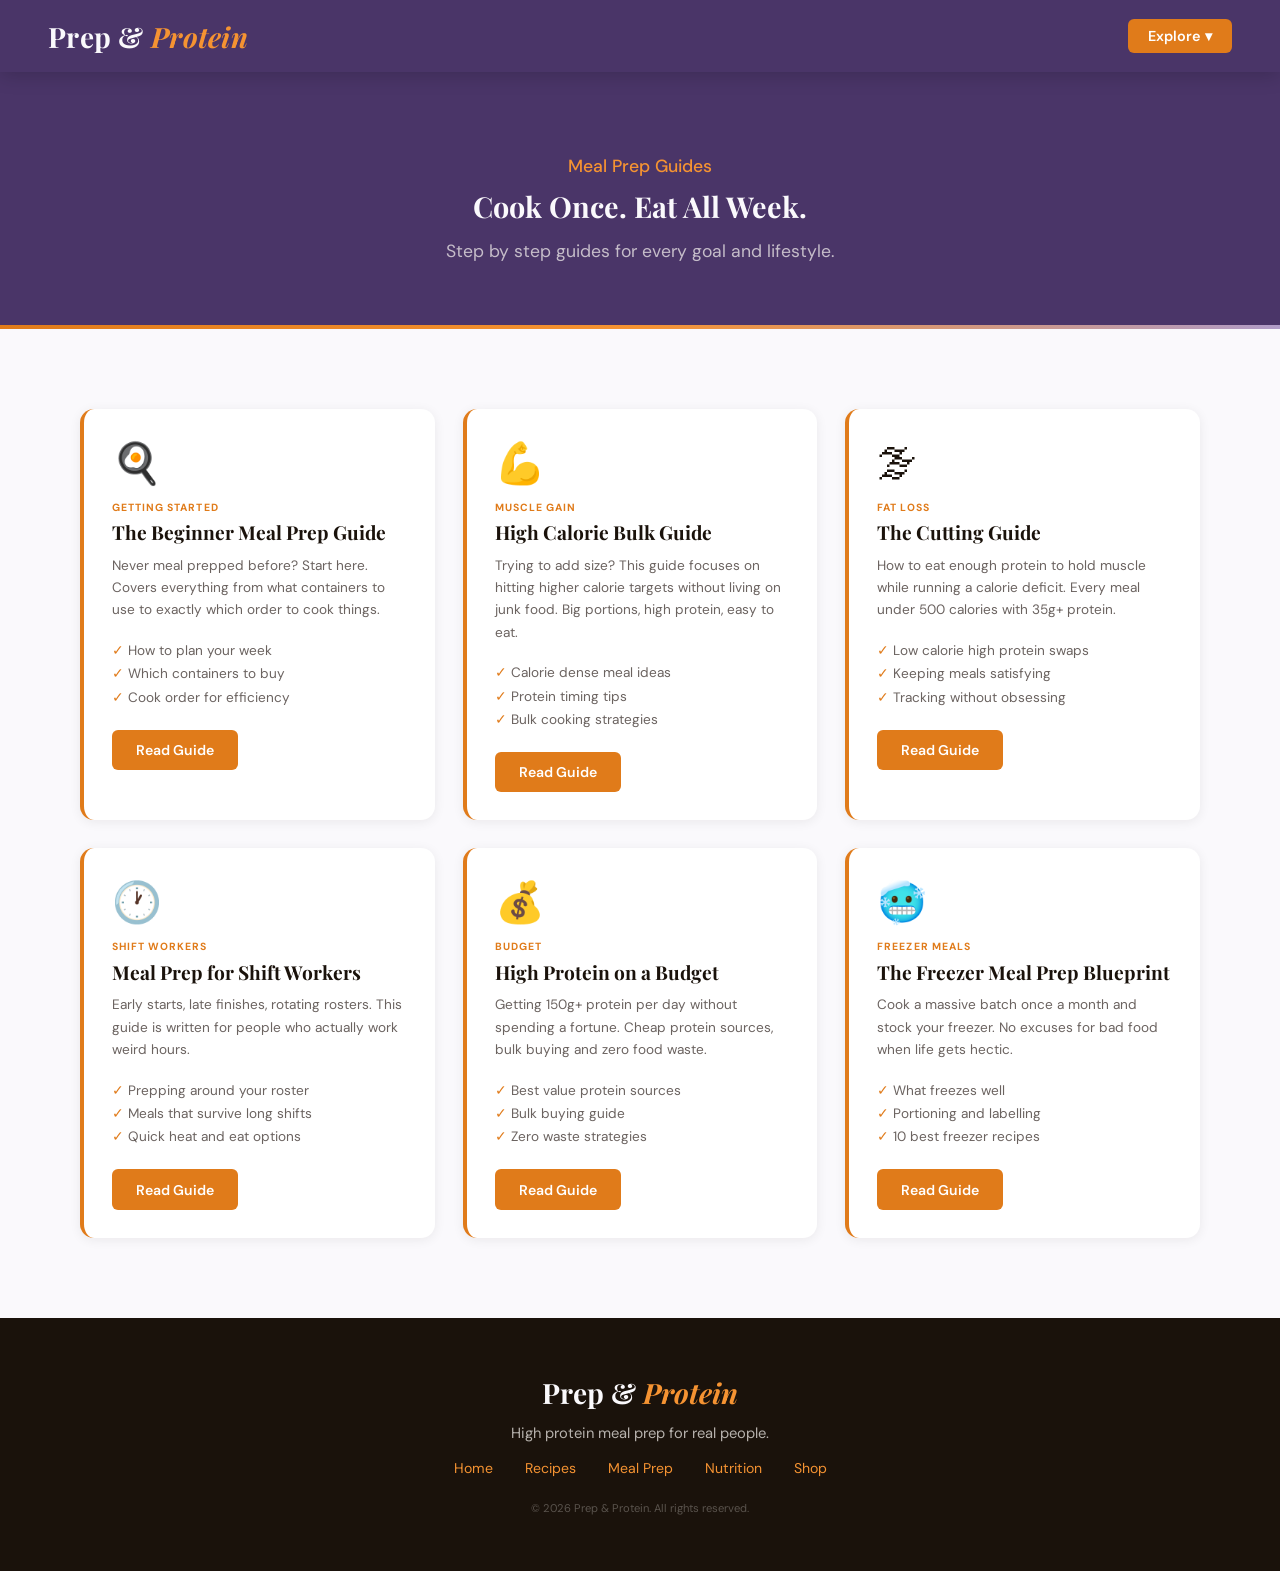
<file: guides.html>
<!DOCTYPE html>
<html lang="en">
<!-- ═══════════════════════════════════════════════════════════════════
     GUIDES.HTML ... MEAL PREP GUIDES PAGE
     ═══════════════════════════════════════════════════════════════════

     PURPOSE:
     Grid of meal prep guide cards. Currently all cards link to
     recipes.html as placeholders until individual guide pages are built.

     WHEN TO EDIT THIS FILE:
     ... When a guide page is built (update the card link from recipes.html to the new page)
     ... When adding a new guide topic

     WHEN YOU EDIT THIS FILE, ALSO UPDATE:
     ... sitemap.xml (add the new guide URL if a standalone page is created)
     ... shared.js (only if adding a new nav link for guides)
     ... Google Search Console (request indexing on any new guide URL)

     RULES:
     ... Guide cards use .guide-card class with orange left border
     ... Featured card gets .featured class (currently Beginner Guide)
     ... Each card: emoji, label, title, description, tip list, CTA button

     DOMAIN: https://www.prep-and-protein.com/
     ═══════════════════════════════════════════════════════════════════ -->
<head>
  <meta charset="UTF-8" />
  <meta name="viewport" content="width=device-width, initial-scale=1.0" />
  <title>Meal Prep Guides — Prep and Protein</title>
  <meta name="description" content="Step by step meal prep guides for every goal. Beginner, bulk, cutting, shift workers, budget and freezer meals." />
  <link rel="canonical" href="https://www.prep-and-protein.com/guides.html" />
  <meta property="og:title" content="Meal Prep Guides — Prep and Protein" />
  <meta property="og:description" content="Step by step meal prep guides for every goal. Beginner, bulk, cutting, shift workers, budget and freezer meals." />
  <meta property="og:type" content="website" />
  <meta property="og:url" content="https://www.prep-and-protein.com/guides.html" />
  <meta property="og:locale" content="en_AU" />
  <link rel="preconnect" href="https://fonts.googleapis.com">
  <link href="https://fonts.googleapis.com/css2?family=Playfair+Display:ital,wght@0,500;0,700;0,800;1,500;1,700&family=DM+Sans:wght@300;400;500;600&display=swap" rel="stylesheet">
  <link rel="stylesheet" href="style.css" />
</head>
<body>

<div id="site-nav"></div>

<div class="page-hero">
  <div class="page-hero-inner">
    <p class="sub">Meal Prep Guides</p>
    <h1>Cook Once. Eat All Week.</h1>
    <p>Step by step guides for every goal and lifestyle.</p>
  </div>
</div>

<div class="section">
  <div class="section-inner">
    <div class="guides-grid">
      <div class="guide-card featured">
        <div class="guide-emoji">&#127859;</div>
        <div class="guide-label">Getting Started</div>
        <div class="guide-title">The Beginner Meal Prep Guide</div>
        <div class="guide-desc">Never meal prepped before? Start here. Covers everything from what containers to use to exactly which order to cook things.</div>
        <ul class="guide-tips"><li>How to plan your week</li><li>Which containers to buy</li><li>Cook order for efficiency</li></ul>
        <a href="recipes.html" class="btn-primary">Read Guide</a>
      </div>
      <div class="guide-card">
        <div class="guide-emoji">&#128170;</div>
        <div class="guide-label">Muscle Gain</div>
        <div class="guide-title">High Calorie Bulk Guide</div>
        <div class="guide-desc">Trying to add size? This guide focuses on hitting higher calorie targets without living on junk food. Big portions, high protein, easy to eat.</div>
        <ul class="guide-tips"><li>Calorie dense meal ideas</li><li>Protein timing tips</li><li>Bulk cooking strategies</li></ul>
        <a href="recipes.html" class="btn-primary">Read Guide</a>
      </div>
      <div class="guide-card">
        <div class="guide-emoji">&#127787;</div>
        <div class="guide-label">Fat Loss</div>
        <div class="guide-title">The Cutting Guide</div>
        <div class="guide-desc">How to eat enough protein to hold muscle while running a calorie deficit. Every meal under 500 calories with 35g+ protein.</div>
        <ul class="guide-tips"><li>Low calorie high protein swaps</li><li>Keeping meals satisfying</li><li>Tracking without obsessing</li></ul>
        <a href="recipes.html" class="btn-primary">Read Guide</a>
      </div>
      <div class="guide-card">
        <div class="guide-emoji">&#128336;</div>
        <div class="guide-label">Shift Workers</div>
        <div class="guide-title">Meal Prep for Shift Workers</div>
        <div class="guide-desc">Early starts, late finishes, rotating rosters. This guide is written for people who actually work weird hours.</div>
        <ul class="guide-tips"><li>Prepping around your roster</li><li>Meals that survive long shifts</li><li>Quick heat and eat options</li></ul>
        <a href="recipes.html" class="btn-primary">Read Guide</a>
      </div>
      <div class="guide-card">
        <div class="guide-emoji">&#128176;</div>
        <div class="guide-label">Budget</div>
        <div class="guide-title">High Protein on a Budget</div>
        <div class="guide-desc">Getting 150g+ protein per day without spending a fortune. Cheap protein sources, bulk buying and zero food waste.</div>
        <ul class="guide-tips"><li>Best value protein sources</li><li>Bulk buying guide</li><li>Zero waste strategies</li></ul>
        <a href="recipes.html" class="btn-primary">Read Guide</a>
      </div>
      <div class="guide-card">
        <div class="guide-emoji">&#129398;</div>
        <div class="guide-label">Freezer Meals</div>
        <div class="guide-title">The Freezer Meal Prep Blueprint</div>
        <div class="guide-desc">Cook a massive batch once a month and stock your freezer. No excuses for bad food when life gets hectic.</div>
        <ul class="guide-tips"><li>What freezes well</li><li>Portioning and labelling</li><li>10 best freezer recipes</li></ul>
        <a href="recipes.html" class="btn-primary">Read Guide</a>
      </div>
    </div>
  </div>
</div>

<div id="site-footer"></div>

<script src="shared.js"></script>
</body>
</html>
</file>
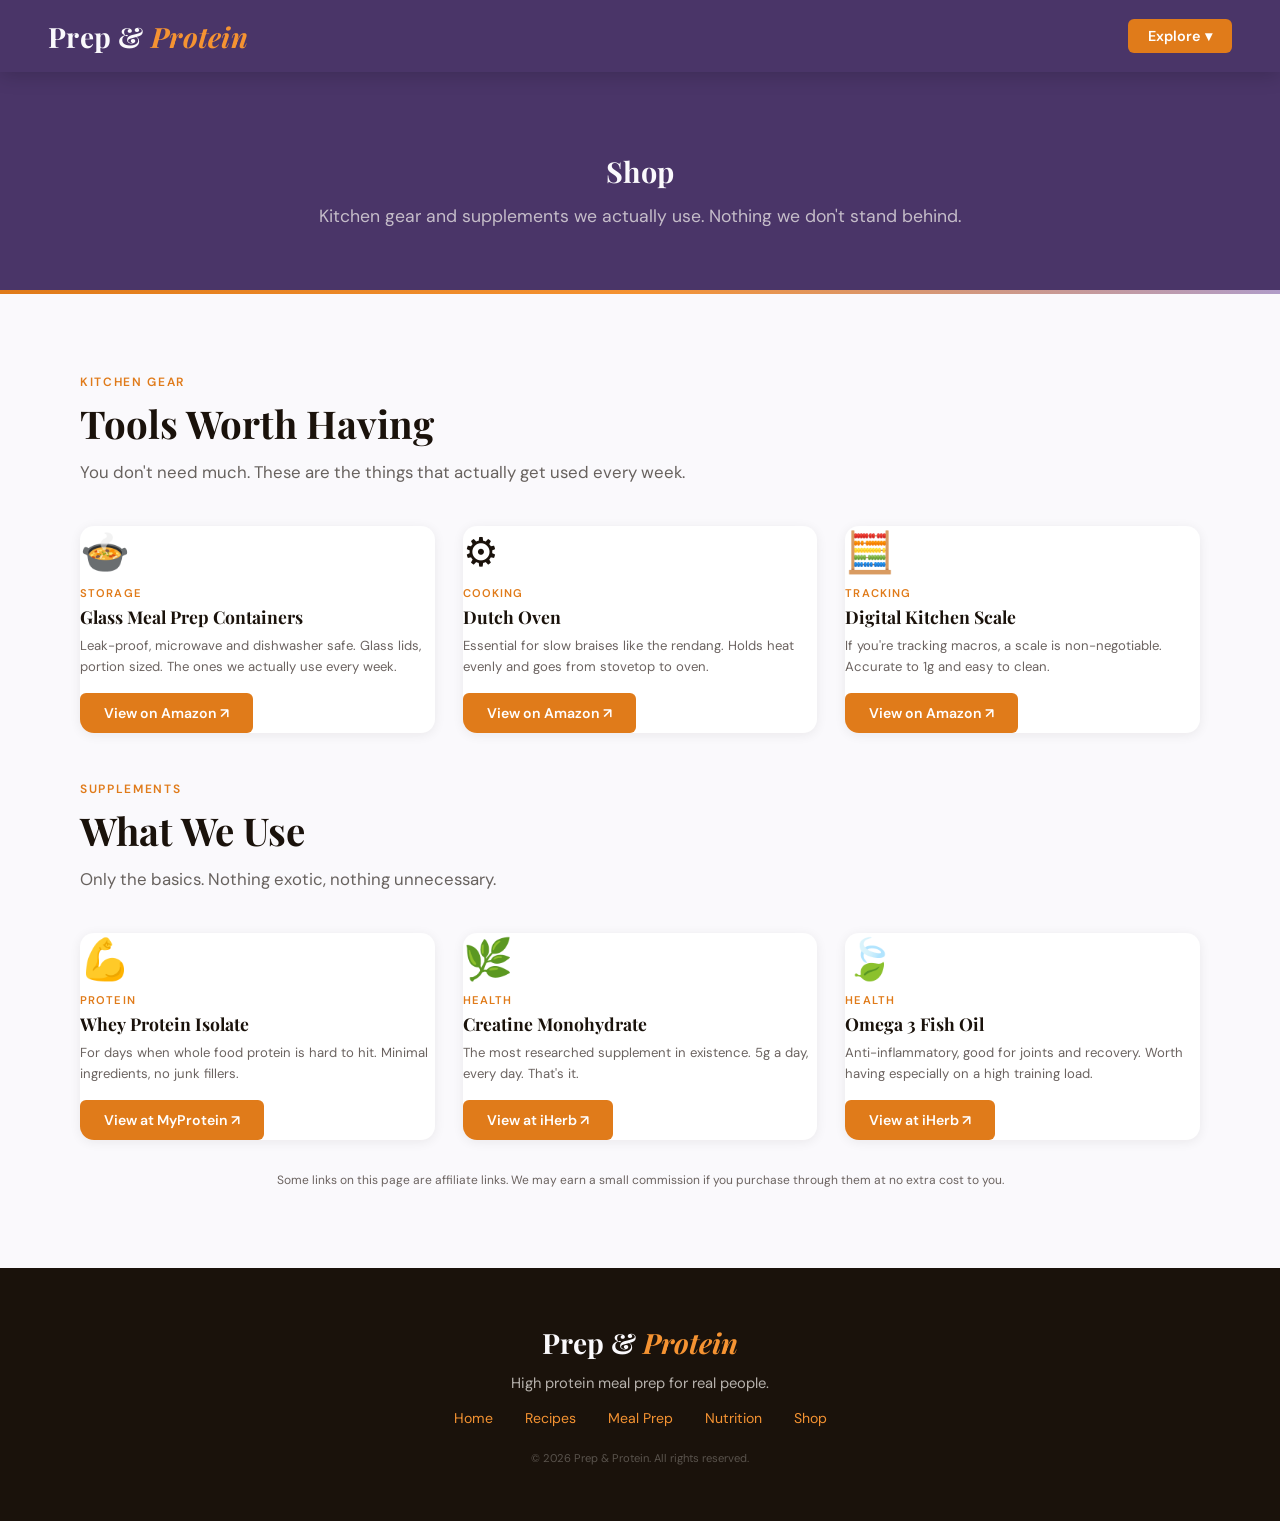
<file: shop.html>
<!DOCTYPE html>
<html lang="en">
<!-- ═══════════════════════════════════════════════════════════════════
     SHOP.HTML ... AFFILIATE PRODUCTS PAGE
     ═══════════════════════════════════════════════════════════════════

     PURPOSE:
     Kitchen gear and supplement recommendations with affiliate links.
     Two sections: Kitchen Gear and Supplements.

     WHEN TO EDIT THIS FILE:
     ... When adding or removing a product
     ... When updating affiliate links

     WHEN YOU EDIT THIS FILE, ALSO UPDATE:
     ... Nothing usually. This page is self-contained.
     ... If adding a new section/category, check that shop-grid styling still works.

     RULES:
     ... All affiliate links must have target="_blank" rel="noopener"
     ... Affiliate disclosure must stay at the bottom of the page
     ... Shop cards use .shop-card class inside .shop-grid
     ... Shop grid: 1 col mobile, 2 col tablet, 3 col desktop

     DOMAIN: https://www.prep-and-protein.com/
     ═══════════════════════════════════════════════════════════════════ -->
<head>
  <meta charset="UTF-8" />
  <meta name="viewport" content="width=device-width, initial-scale=1.0" />
  <title>Shop — Prep and Protein</title>
  <meta name="description" content="Kitchen gear and supplements we actually use. Handpicked tools and products that make high protein eating easier." />
  <link rel="canonical" href="https://www.prep-and-protein.com/shop.html" />
  <meta property="og:title" content="Shop — Prep and Protein" />
  <meta property="og:description" content="Kitchen gear and supplements we actually use. Handpicked tools and products that make high protein eating easier." />
  <meta property="og:type" content="website" />
  <meta property="og:url" content="https://www.prep-and-protein.com/shop.html" />
  <meta property="og:locale" content="en_AU" />
  <link rel="preconnect" href="https://fonts.googleapis.com">
  <link href="https://fonts.googleapis.com/css2?family=Playfair+Display:ital,wght@0,500;0,700;0,800;1,500;1,700&family=DM+Sans:wght@300;400;500;600&display=swap" rel="stylesheet">
  <link rel="stylesheet" href="style.css" />
</head>
<body>

<div id="site-nav"></div>

<div class="page-hero">
  <div class="page-hero-inner">
    <h1>Shop</h1>
    <p>Kitchen gear and supplements we actually use. Nothing we don't stand behind.</p>
  </div>
</div>

<div class="section">
  <div class="section-inner">
    <div class="section-label">Kitchen Gear</div>
    <div class="section-title">Tools Worth Having</div>
    <p class="section-sub">You don't need much. These are the things that actually get used every week.</p>
    <div class="shop-grid">
      <div class="shop-card">
        <div class="shop-emoji">&#127858;</div>
        <div class="shop-cat">Storage</div>
        <div class="shop-name">Glass Meal Prep Containers</div>
        <div class="shop-desc">Leak-proof, microwave and dishwasher safe. Glass lids, portion sized. The ones we actually use every week.</div>
        <a href="https://www.amazon.com.au" class="btn-primary" target="_blank" rel="noopener">View on Amazon &#8599;</a>
      </div>
      <div class="shop-card">
        <div class="shop-emoji">&#9881;</div>
        <div class="shop-cat">Cooking</div>
        <div class="shop-name">Dutch Oven</div>
        <div class="shop-desc">Essential for slow braises like the rendang. Holds heat evenly and goes from stovetop to oven.</div>
        <a href="https://www.amazon.com.au" class="btn-primary" target="_blank" rel="noopener">View on Amazon &#8599;</a>
      </div>
      <div class="shop-card">
        <div class="shop-emoji">&#129518;</div>
        <div class="shop-cat">Tracking</div>
        <div class="shop-name">Digital Kitchen Scale</div>
        <div class="shop-desc">If you're tracking macros, a scale is non-negotiable. Accurate to 1g and easy to clean.</div>
        <a href="https://www.amazon.com.au" class="btn-primary" target="_blank" rel="noopener">View on Amazon &#8599;</a>
      </div>
    </div>

    <div class="section-label" style="margin-top:3rem;">Supplements</div>
    <div class="section-title">What We Use</div>
    <p class="section-sub">Only the basics. Nothing exotic, nothing unnecessary.</p>
    <div class="shop-grid">
      <div class="shop-card">
        <div class="shop-emoji">&#128170;</div>
        <div class="shop-cat">Protein</div>
        <div class="shop-name">Whey Protein Isolate</div>
        <div class="shop-desc">For days when whole food protein is hard to hit. Minimal ingredients, no junk fillers.</div>
        <a href="https://www.myprotein.com/au" class="btn-primary" target="_blank" rel="noopener">View at MyProtein &#8599;</a>
      </div>
      <div class="shop-card">
        <div class="shop-emoji">&#127807;</div>
        <div class="shop-cat">Health</div>
        <div class="shop-name">Creatine Monohydrate</div>
        <div class="shop-desc">The most researched supplement in existence. 5g a day, every day. That's it.</div>
        <a href="https://www.iherb.com" class="btn-primary" target="_blank" rel="noopener">View at iHerb &#8599;</a>
      </div>
      <div class="shop-card">
        <div class="shop-emoji">&#127811;</div>
        <div class="shop-cat">Health</div>
        <div class="shop-name">Omega 3 Fish Oil</div>
        <div class="shop-desc">Anti-inflammatory, good for joints and recovery. Worth having especially on a high training load.</div>
        <a href="https://www.iherb.com" class="btn-primary" target="_blank" rel="noopener">View at iHerb &#8599;</a>
      </div>
    </div>

    <p style="font-size:0.75rem;color:var(--grey);margin-top:2rem;text-align:center;">Some links on this page are affiliate links. We may earn a small commission if you purchase through them at no extra cost to you.</p>
  </div>
</div>

<div id="site-footer"></div>

<script src="shared.js"></script>
</body>
</html>
</file>
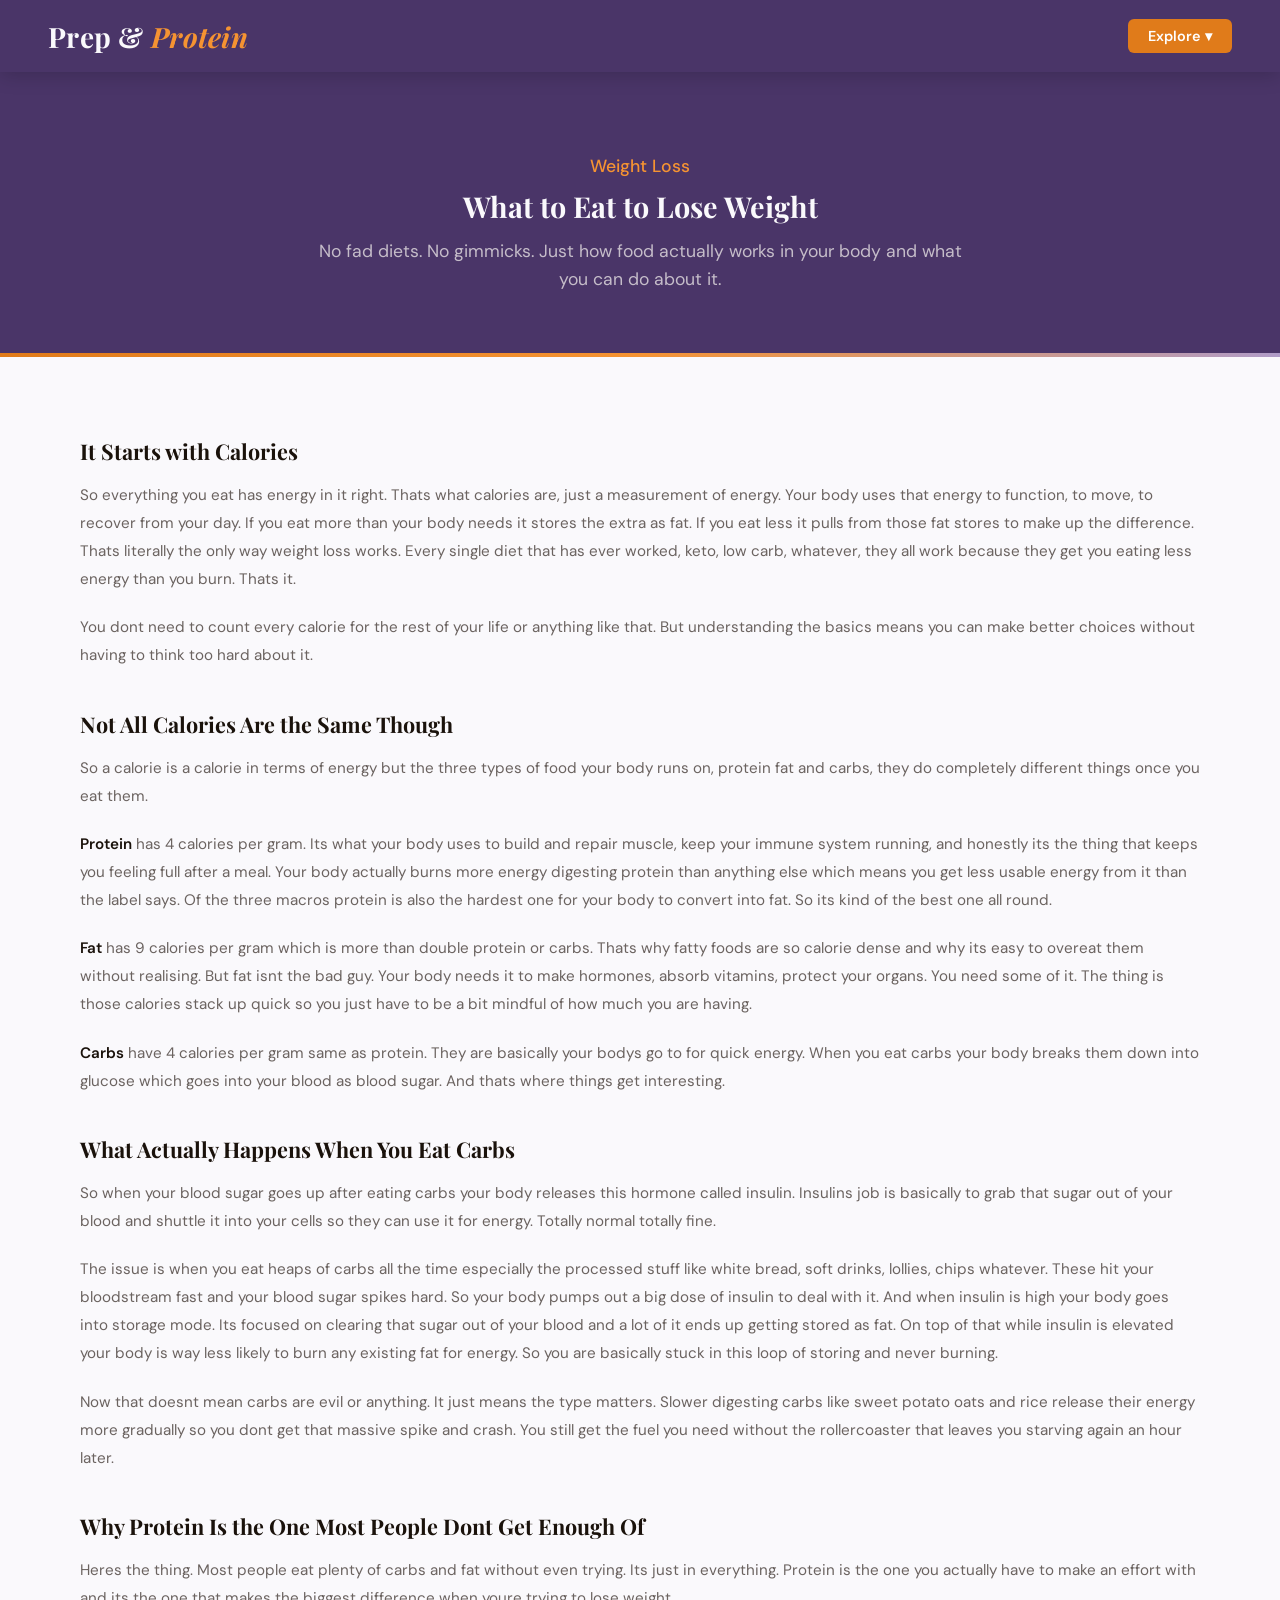
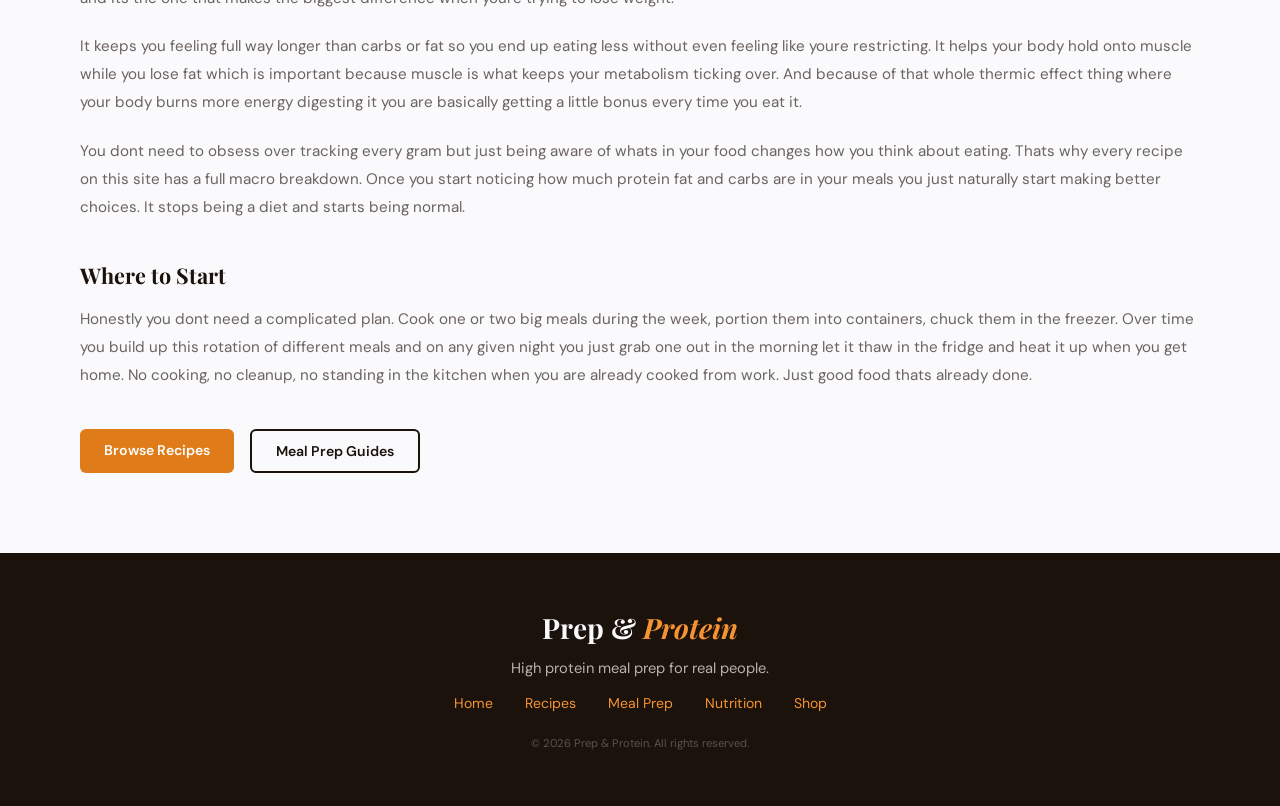
<file: what-to-eat-to-lose-weight.html>
<!DOCTYPE html>
<html lang="en">
<!-- ═══════════════════════════════════════════════════════════════════
     WHAT-TO-EAT-TO-LOSE-WEIGHT.HTML ... EDUCATIONAL CONTENT PAGE
     ═══════════════════════════════════════════════════════════════════

     PURPOSE:
     Explains how food works in your body and why it matters for weight
     loss. Covers calories, macros (protein, fat, carbs), insulin, and
     why protein is the most underrated tool for losing weight.
     Foundation page ... expand as the recipe library grows.

     TARGET KEYWORD: "what to eat to lose weight"

     WHEN TO EDIT THIS FILE:
     ... When expanding content as more recipes are added
     ... When adding internal links to new recipes as examples

     WHEN YOU EDIT THIS FILE, ALSO UPDATE:
     ... Nothing usually. Links to recipes.html already in place.

     DOMAIN: https://www.prep-and-protein.com/
     ═══════════════════════════════════════════════════════════════════ -->
<head>
  <meta charset="UTF-8" />
  <meta name="viewport" content="width=device-width, initial-scale=1.0" />
  <title>What to Eat to Lose Weight — A Simple Guide | Prep and Protein</title>
  <meta name="description" content="A plain English guide to what actually matters for weight loss. Calories, protein, carbs, fat and why most people get it wrong." />
  <link rel="canonical" href="https://www.prep-and-protein.com/what-to-eat-to-lose-weight.html" />
  <meta property="og:title" content="What to Eat to Lose Weight — Prep and Protein" />
  <meta property="og:description" content="A plain English guide to what actually matters for weight loss. Calories, protein, carbs, fat and why most people get it wrong." />
  <meta property="og:type" content="article" />
  <meta property="og:url" content="https://www.prep-and-protein.com/what-to-eat-to-lose-weight.html" />
  <meta property="og:locale" content="en_AU" />
  <link rel="preconnect" href="https://fonts.googleapis.com">
  <link href="https://fonts.googleapis.com/css2?family=Playfair+Display:ital,wght@0,500;0,700;0,800;1,500;1,700&family=DM+Sans:wght@300;400;500;600&display=swap" rel="stylesheet">
  <link rel="stylesheet" href="style.css" />
</head>
<body>

<div id="site-nav"></div>

<div class="page-hero">
  <div class="page-hero-inner">
    <p class="sub">Weight Loss</p>
    <h1>What to Eat to Lose Weight</h1>
    <p>No fad diets. No gimmicks. Just how food actually works in your body and what you can do about it.</p>
  </div>
</div>

<div class="section">
  <div class="section-inner">
    <div class="content-block">

      <h2>It Starts with Calories</h2>
      <p>So everything you eat has energy in it right. Thats what calories are, just a measurement of energy. Your body uses that energy to function, to move, to recover from your day. If you eat more than your body needs it stores the extra as fat. If you eat less it pulls from those fat stores to make up the difference. Thats literally the only way weight loss works. Every single diet that has ever worked, keto, low carb, whatever, they all work because they get you eating less energy than you burn. Thats it.</p>
      <p>You dont need to count every calorie for the rest of your life or anything like that. But understanding the basics means you can make better choices without having to think too hard about it.</p>

      <h2>Not All Calories Are the Same Though</h2>
      <p>So a calorie is a calorie in terms of energy but the three types of food your body runs on, protein fat and carbs, they do completely different things once you eat them.</p>
      <p><strong>Protein</strong> has 4 calories per gram. Its what your body uses to build and repair muscle, keep your immune system running, and honestly its the thing that keeps you feeling full after a meal. Your body actually burns more energy digesting protein than anything else which means you get less usable energy from it than the label says. Of the three macros protein is also the hardest one for your body to convert into fat. So its kind of the best one all round.</p>
      <p><strong>Fat</strong> has 9 calories per gram which is more than double protein or carbs. Thats why fatty foods are so calorie dense and why its easy to overeat them without realising. But fat isnt the bad guy. Your body needs it to make hormones, absorb vitamins, protect your organs. You need some of it. The thing is those calories stack up quick so you just have to be a bit mindful of how much you are having.</p>
      <p><strong>Carbs</strong> have 4 calories per gram same as protein. They are basically your bodys go to for quick energy. When you eat carbs your body breaks them down into glucose which goes into your blood as blood sugar. And thats where things get interesting.</p>

      <h2>What Actually Happens When You Eat Carbs</h2>
      <p>So when your blood sugar goes up after eating carbs your body releases this hormone called insulin. Insulins job is basically to grab that sugar out of your blood and shuttle it into your cells so they can use it for energy. Totally normal totally fine.</p>
      <p>The issue is when you eat heaps of carbs all the time especially the processed stuff like white bread, soft drinks, lollies, chips whatever. These hit your bloodstream fast and your blood sugar spikes hard. So your body pumps out a big dose of insulin to deal with it. And when insulin is high your body goes into storage mode. Its focused on clearing that sugar out of your blood and a lot of it ends up getting stored as fat. On top of that while insulin is elevated your body is way less likely to burn any existing fat for energy. So you are basically stuck in this loop of storing and never burning.</p>
      <p>Now that doesnt mean carbs are evil or anything. It just means the type matters. Slower digesting carbs like sweet potato oats and rice release their energy more gradually so you dont get that massive spike and crash. You still get the fuel you need without the rollercoaster that leaves you starving again an hour later.</p>

      <h2>Why Protein Is the One Most People Dont Get Enough Of</h2>
      <p>Heres the thing. Most people eat plenty of carbs and fat without even trying. Its just in everything. Protein is the one you actually have to make an effort with and its the one that makes the biggest difference when youre trying to lose weight.</p>
      <p>It keeps you feeling full way longer than carbs or fat so you end up eating less without even feeling like youre restricting. It helps your body hold onto muscle while you lose fat which is important because muscle is what keeps your metabolism ticking over. And because of that whole thermic effect thing where your body burns more energy digesting it you are basically getting a little bonus every time you eat it.</p>
      <p>You dont need to obsess over tracking every gram but just being aware of whats in your food changes how you think about eating. Thats why every recipe on this site has a full macro breakdown. Once you start noticing how much protein fat and carbs are in your meals you just naturally start making better choices. It stops being a diet and starts being normal.</p>

      <h2>Where to Start</h2>
      <p>Honestly you dont need a complicated plan. Cook one or two big meals during the week, portion them into containers, chuck them in the freezer. Over time you build up this rotation of different meals and on any given night you just grab one out in the morning let it thaw in the fridge and heat it up when you get home. No cooking, no cleanup, no standing in the kitchen when you are already cooked from work. Just good food thats already done.</p>

      <div style="margin-top:2.5rem; display:flex; gap:1rem; flex-wrap:wrap;">
        <a href="recipes.html" class="btn-primary">Browse Recipes</a>
        <a href="guides.html" class="btn-outline">Meal Prep Guides</a>
      </div>

    </div>
  </div>
</div>

<div id="site-footer"></div>

<script src="shared.js"></script>
</body>
</html>
</file>
<file: style.css>
/* ═══════════════════════════════════════════════════════════════════════
   PREP & PROTEIN — MASTER STYLESHEET
   ═══════════════════════════════════════════════════════════════════════

   ARCHITECTURE: Mobile-first responsive CSS
   ───────────────────────────────────────────
   Base styles = mobile (≤ 599px). Every rule outside a @media block
   is the MOBILE default. Desktop overrides are layered on via
   min-width breakpoints that ADD to (never replace) the base.

   Breakpoints:
     600px  — Tablet (2-col grids, wider feature items)
     768px  — Small desktop (show nav links, typography bumps)
     1024px — Desktop (full grid columns, roomier spacing)
     1440px — Large desktop (slightly wider container, bigger headings)

   ╔══════════════════════════════════════════════════════════════════╗
   ║  RULES FOR KEEPING MOBILE + DESKTOP IN SYNC — READ THIS FIRST  ║
   ╠══════════════════════════════════════════════════════════════════╣
   ║                                                                  ║
   ║  DO:                                                             ║
   ║  ✓ Use rem / px for font sizes — they cap at a sane value        ║
   ║  ✓ Use a single --content-max variable for ALL container widths  ║
   ║  ✓ Use min-width breakpoints that ADD overrides, never reset     ║
   ║  ✓ Let grids handle width via columns — cards stretch to fill    ║
   ║  ✓ Keep padding in rem so it's proportional but bounded          ║
   ║  ✓ Test at 375px, 768px, 1024px, 1440px, 1920px                 ║
   ║                                                                  ║
   ║  DON'T:                                                          ║
   ║  ✗ Use vw units for font-size — text scales infinitely on        ║
   ║    ultrawide monitors (2.7vw = 52px at 1920px!)                  ║
   ║  ✗ Use vw for padding/heights — same unbounded scaling problem   ║
   ║  ✗ Use !important in responsive blocks — makes overrides         ║
   ║    impossible to maintain; only use for specificity wars like     ║
   ║    .nav-cta overriding .nav-links a                              ║
   ║  ✗ Set max-width: 92vw — there's no pixel cap, so on a 2560px   ║
   ║    monitor your content is 2355px wide (way too wide)            ║
   ║  ✗ Write separate mobile and desktop rules — write mobile base   ║
   ║    then layer desktop on top. Two separate rule sets always       ║
   ║    drift out of sync.                                            ║
   ║  ✗ Put all desktop overrides in one mega @media block — group    ║
   ║    by component so related rules stay together                   ║
   ║  ✗ Scale the nav bar to 10rem+ tall on desktop — it eats the    ║
   ║    viewport and looks wrong. Nav should be 64-76px max.          ║
   ║                                                                  ║
   ╚══════════════════════════════════════════════════════════════════╝
   ═══════════════════════════════════════════════════════════════════════ */


/* ── DESIGN TOKENS ──
   Change these in ONE place and every component updates.
   --content-max controls how wide content gets before it stops growing.
   Breakpoints bump this value so desktop uses more screen real estate.

   MOBILE: --content-max is 100% (full width, padding handles the edges).
   1024px+: bumped to 1400px (fills most of 1920 without dead space).
   1440px+: bumped to 1500px (graceful on ultrawide).

   WHY NOT 1200px? On a 1920px screen, 1200px leaves 360px dead space
   per side — that's the "too narrow, too much cream" problem.
   1400px leaves ~260px per side = comfortable, not empty. */
:root {
  --cream:    #FAF9FC;
  --cream2:   #F0EBF7;
  --purple:   #4A3568;
  --purple2:  #6B4F8E;
  --lavender: #B09CC8;
  --orange:   #E07B1A;
  --orange2:  #F59332;
  --brown:    #1A120B;
  --grey:     #6B6360;
  --lightgrey:#E5DEF0;
  --white:    #FFFFFF;
  --condensed:'Playfair Display', serif;
  --body:     'DM Sans', sans-serif;

  --content-max: 100%;
  --content-pad: 1.5rem;
}

* { margin: 0; padding: 0; box-sizing: border-box; }
html { scroll-behavior: smooth; }
body {
  font-family: var(--body);
  color: var(--brown);
  background: var(--cream);
  overflow-x: hidden;
}


/* ── CONTAINER PATTERN ──
   Every major section wraps its content in an "-inner" div.
   This inner div gets: max-width + auto margins + side padding.
   The PARENT section can be full-bleed (colored backgrounds),
   while the INNER constrains the text/cards to a readable width.

   WHY: If you put max-width on the section itself, you lose the
   full-width background color. Always separate "background wrapper"
   from "content container". */
.hero-inner,
.section-inner,
.page-hero-inner,
.cta-banner-inner,
.macro-bar-inner {
  width: 100%;
  max-width: var(--content-max);
  margin: 0 auto;
  padding: 0 var(--content-pad);
}


/* ══════════════════════════════════
   NAV
   ══════════════════════════════════
   Height is fixed in px (not rem/vw) so it never balloons.
   Mobile: 64px. Desktop: 72px. That's it. */
nav {
  position: fixed;
  top: 0;
  left: 0;
  right: 0;
  z-index: 200;
  background: var(--purple);
  display: flex;
  align-items: center;
  justify-content: space-between;
  padding: 0 var(--content-pad);
  height: 64px;
  box-shadow: 0 2px 20px rgba(0,0,0,0.2);
}

/* Push page content below the fixed nav */
body { padding-top: 64px; }

.nav-logo {
  font-family: var(--condensed);
  font-size: 1.5rem;
  font-weight: 700;
  color: var(--cream);
  text-decoration: none;
  letter-spacing: 0.01em;
}
.nav-logo span { color: var(--orange2); font-style: italic; }

/* Desktop nav links — hidden on mobile via base rule below */
.nav-links {
  display: flex;
  align-items: center;
  gap: 0.25rem;
  list-style: none;
}
.nav-links a {
  font-family: var(--body);
  font-size: 0.85rem;
  font-weight: 500;
  color: rgba(250,247,242,0.8);
  text-decoration: none;
  padding: 0.4rem 0.9rem;
  border-radius: 4px;
  transition: all 0.2s;
}
.nav-links a:hover { color: var(--cream); background: rgba(255,255,255,0.1); }

/* !important is acceptable here — .nav-cta is a modifier on .nav-links a
   and needs to win the specificity fight without nesting selectors deeper */
.nav-cta { background: var(--orange) !important; color: var(--white) !important; font-weight: 600 !important; }
.nav-cta:hover { background: var(--orange2) !important; }

.hamburger {
  display: none;
  flex-direction: column;
  gap: 5px;
  cursor: pointer;
  background: none;
  border: none;
  padding: 4px;
}
.hamburger span { display: block; width: 22px; height: 2px; background: var(--cream); border-radius: 2px; }

/* Mobile menu overlay — toggled via JS adding .open class */
.mobile-menu {
  display: none;
  position: fixed;
  top: 64px; left: 0; right: 0;
  background: var(--purple);
  padding: 1rem 1.5rem 1.5rem;
  z-index: 199;
  border-top: 1px solid rgba(255,255,255,0.1);
  flex-direction: column;
  gap: 0.25rem;
}
.mobile-menu.open { display: flex; }
.mobile-menu a {
  font-size: 1rem;
  font-weight: 500;
  color: rgba(250,247,242,0.85);
  text-decoration: none;
  padding: 0.65rem 0.5rem;
  border-bottom: 1px solid rgba(255,255,255,0.07);
}
.mobile-menu a.mob-cta {
  margin-top: 0.5rem;
  background: var(--orange);
  color: var(--white);
  text-align: center;
  border-radius: 6px;
  border: none;
  padding: 0.75rem;
}

/* ── NAV DROPDOWN ──────────────────────────────────────────────
   Single "Explore" button with a dropdown menu.
   Hidden on mobile (hamburger handles it). Shown at 768px+. */
.nav-dropdown { position: relative; }
.nav-dropdown-btn {
  font-family: var(--body);
  font-size: 0.85rem;
  font-weight: 600;
  color: var(--white);
  background: var(--orange);
  border: none;
  padding: 0.5rem 1.2rem;
  border-radius: 6px;
  cursor: pointer;
  transition: all 0.2s;
}
.nav-dropdown-btn:hover { background: var(--orange2); }

.nav-dropdown-menu {
  display: none;
  position: absolute;
  top: calc(100% + 0.5rem);
  right: 0;
  background: var(--purple);
  border: 1px solid rgba(255,255,255,0.12);
  border-radius: 10px;
  box-shadow: 0 12px 40px rgba(0,0,0,0.3);
  min-width: 200px;
  padding: 0.6rem 0;
  z-index: 300;
}
.nav-dropdown-menu.open { display: block; }
.nav-dropdown-menu a {
  display: block;
  font-family: var(--body);
  font-size: 0.9rem;
  font-weight: 500;
  color: rgba(250,247,242,0.8);
  text-decoration: none;
  padding: 0.7rem 1.4rem;
  transition: all 0.15s;
  border-left: 3px solid transparent;
}
.nav-dropdown-menu a:hover {
  background: rgba(255,255,255,0.08);
  color: var(--orange2);
  border-left-color: var(--orange2);
}

/* MOBILE BASE: hide desktop dropdown, show hamburger.
   Breakpoint at 768px flips this. */
.nav-dropdown { display: none; }
.hamburger { display: flex; }


/* ══════════════════════════════════
   BUTTONS
   ══════════════════════════════════
   Font sizes in rem — they stay readable at every screen size
   without needing breakpoint overrides. */
.btn-primary {
  display: inline-block;
  background: var(--orange);
  color: var(--white);
  font-family: var(--body);
  font-size: 0.88rem;
  font-weight: 600;
  padding: 0.7rem 1.5rem;
  border-radius: 6px;
  text-decoration: none;
  transition: background 0.2s;
  cursor: pointer;
  border: none;
}
.btn-primary:hover { background: var(--orange2); }

.btn-outline {
  display: inline-block;
  background: transparent;
  color: var(--brown);
  font-family: var(--body);
  font-size: 0.88rem;
  font-weight: 600;
  padding: 0.68rem 1.5rem;
  border-radius: 6px;
  border: 2px solid var(--brown);
  text-decoration: none;
  transition: all 0.2s;
  cursor: pointer;
}
.btn-outline-light { color: var(--cream); border-color: rgba(250,247,242,0.4); }
.btn-outline-light:hover { background: var(--cream); color: var(--brown); }
.btn-outline:hover { background: var(--brown); color: var(--white); }


/* ══════════════════════════════════
   HERO (home page)
   ══════════════════════════════════
   Full-bleed purple background. Content centered via .hero-inner container.
   Padding in rem, not vw — so it doesn't blow out on ultrawide. */
.hero {
  background: var(--purple);
  position: relative;
  overflow: hidden;
  padding: 3rem var(--content-pad) 4rem;
  min-height: 440px;
  display: flex;
  align-items: center;
}

/* Decorative gradient overlays — positioned absolute so they
   fill the hero regardless of content height */
.hero::before {
  content: '';
  position: absolute;
  top: 0; right: 0; bottom: 0; left: 0;
  background:
    radial-gradient(ellipse at 80% 50%, rgba(176,156,200,0.3) 0%, transparent 60%),
    radial-gradient(ellipse at 20% 80%, rgba(224,123,26,0.15) 0%, transparent 50%);
  pointer-events: none;
}

.hero::after {
  content: '';
  position: absolute;
  bottom: 0; left: 0; right: 0;
  height: 5px;
  background: linear-gradient(90deg, var(--orange), var(--orange2), var(--lavender), var(--orange));
}

.hero-inner {
  position: relative;
  z-index: 1;
  text-align: center;
}

.hero-eyebrow {
  display: inline-block;
  background: rgba(245,147,50,0.2);
  border: 1px solid rgba(245,147,50,0.4);
  color: var(--orange2);
  font-size: 0.72rem;
  font-weight: 600;
  letter-spacing: 0.14em;
  text-transform: uppercase;
  padding: 0.3rem 0.9rem;
  border-radius: 20px;
  margin-bottom: 1.5rem;
}

/* Hero heading — mobile: 2.4rem, scaled up at breakpoints.
   NEVER use vw for this. 6vw = 115px on 1920px screens. */
.hero h1 {
  font-family: var(--condensed);
  font-size: 2.4rem;
  font-weight: 800;
  color: var(--cream);
  line-height: 1.1;
  margin-bottom: 1.25rem;
}
.hero h1 em { color: var(--orange2); font-style: italic; }

.hero p {
  font-size: 0.95rem;
  color: rgba(250,247,242,0.75);
  line-height: 1.7;
  max-width: 560px;
  margin: 0 auto 2rem;
}

.hero-btns { display: flex; gap: 1rem; justify-content: center; flex-wrap: wrap; }

.hero-stats {
  display: flex;
  justify-content: center;
  gap: 2.5rem;
  margin-top: 3rem;
  padding-top: 2rem;
  border-top: 1px solid rgba(255,255,255,0.1);
  flex-wrap: wrap;
}

.hero-stat-num {
  font-family: var(--condensed);
  font-size: 1.8rem;
  font-weight: 700;
  color: var(--orange2);
}

.hero-stat-label {
  font-size: 0.75rem;
  color: rgba(250,247,242,0.5);
  text-transform: uppercase;
  letter-spacing: 0.08em;
  margin-top: 0.2rem;
}


/* ══════════════════════════════════
   SECTIONS (generic content blocks)
   ══════════════════════════════════
   .section = full-bleed wrapper (takes background color).
   .section-inner = constrained content (max-width centered).
   Padding on .section keeps content off edges on mobile. */
.section { padding: 4rem var(--content-pad); }

.section-label {
  font-size: 0.7rem;
  font-weight: 600;
  letter-spacing: 0.14em;
  text-transform: uppercase;
  color: var(--orange);
  margin-bottom: 0.6rem;
}

.section-title {
  font-family: var(--condensed);
  font-size: 1.6rem;
  font-weight: 700;
  color: var(--brown);
  line-height: 1.2;
  margin-bottom: 0.75rem;
}

.section-sub {
  font-size: 0.95rem;
  color: var(--brown);
  opacity: 0.65;
  line-height: 1.7;
  max-width: 560px;
  margin-bottom: 2.5rem;
}

.section-cta { text-align: center; margin-top: 2.5rem; }


/* ══════════════════════════════════
   MISSION BLOCK (homepage ... why we exist)
   ══════════════════════════════════
   Simple prose block. No fancy layout. The content does the work. */
.mission-block p {
  font-size: 0.95rem;
  color: var(--grey);
  line-height: 1.85;
  margin-bottom: 1.25rem;
}
.mission-block p:last-child { margin-bottom: 0; }


/* ══════════════════════════════════
   CONTENT BLOCK (long-form article pages)
   ══════════════════════════════════
   Used for educational/guide pages like what-to-eat-to-lose-weight.
   No breakpoint overrides needed ... base sizes work at all widths. */
.content-block h2 {
  font-family: var(--condensed);
  font-size: 1.35rem;
  font-weight: 700;
  color: var(--brown);
  margin: 2.5rem 0 1rem;
}
.content-block h2:first-child { margin-top: 0; }
.content-block p {
  font-size: 0.95rem;
  color: var(--grey);
  line-height: 1.85;
  margin-bottom: 1.25rem;
}
.content-block p:last-child { margin-bottom: 0; }
.content-block strong { color: var(--brown); font-weight: 600; }


/* ══════════════════════════════════
   PAGE HERO (sub-pages: recipes, guides, shop)
   ══════════════════════════════════
   Full-bleed purple bar with centered text.
   Same container pattern as main hero. */
.page-hero {
  background: var(--purple);
  padding: 3.5rem var(--content-pad) 3rem;
  text-align: center;
  position: relative;
  overflow: hidden;
}
.page-hero::after {
  content: '';
  position: absolute;
  bottom: 0; left: 0; right: 0;
  height: 4px;
  background: linear-gradient(90deg, var(--orange), var(--orange2), var(--lavender));
}
.page-hero-inner { position: relative; z-index: 1; }
.page-hero h2, .page-hero h1 {
  font-family: var(--condensed);
  font-size: 1.8rem;
  font-weight: 700;
  color: var(--cream);
  margin-bottom: 0.75rem;
}
.page-hero p { color: rgba(250,247,242,0.7); font-size: 0.95rem; line-height: 1.6; }
.page-hero p.sub { color: var(--orange2); font-weight: 500; margin-bottom: 0.4rem; }


/* ══════════════════════════════════
   RECIPE CARDS (grid listing)
   ══════════════════════════════════
   Mobile: 1 column. Tablet: 2. Desktop: 4.
   Cards fill available width — don't set fixed widths on them.
   Let the grid columns + gap handle sizing. */
.recipes-grid {
  display: grid;
  grid-template-columns: 1fr;
  gap: 1.5rem;
  margin-top: 1rem;
}

.recipe-card {
  background: var(--white);
  border-radius: 14px;
  overflow: hidden;
  box-shadow: 0 2px 12px rgba(26,18,11,0.07);
  transition: transform 0.2s, box-shadow 0.2s;
  cursor: pointer;
}
.recipe-card-link { text-decoration: none; color: inherit; display: block; }
.recipe-card:hover { transform: translateY(-4px); box-shadow: 0 8px 24px rgba(26,18,11,0.12); }

.recipe-img {
  width: 100%;
  height: 200px;
  background: var(--cream2);
  display: flex;
  align-items: center;
  justify-content: center;
  font-size: 4rem;
  position: relative;
  overflow: hidden;
}
.recipe-img-placeholder { background: var(--cream2); display: flex; align-items: center; justify-content: center; font-size: 3rem; width: 100%; height: 200px; }
.recipe-img img { width: 100%; height: 100%; object-fit: cover; display: block; }

.recipe-tag {
  position: absolute;
  top: 0.75rem;
  left: 0.75rem;
  background: var(--purple);
  color: var(--cream);
  font-size: 0.65rem;
  font-weight: 600;
  letter-spacing: 0.08em;
  text-transform: uppercase;
  padding: 0.25rem 0.6rem;
  border-radius: 4px;
}

.recipe-body { padding: 1.25rem; }

.recipe-title {
  font-family: var(--condensed);
  font-size: 1.15rem;
  font-weight: 700;
  color: var(--brown);
  margin-bottom: 0.4rem;
  line-height: 1.3;
}

.recipe-desc { font-size: 0.82rem; color: var(--grey); line-height: 1.6; margin-bottom: 1rem; }

.recipe-macros {
  display: flex;
  gap: 0.5rem;
  flex-wrap: wrap;
  margin-bottom: 1rem;
}

.macro-pill {
  font-size: 0.72rem;
  font-weight: 600;
  padding: 0.25rem 0.6rem;
  border-radius: 20px;
  background: var(--cream2);
  color: var(--brown);
}
.macro-pill.protein { background: rgba(74,53,104,0.1); color: var(--brown); }
.macro-pill.cals { background: rgba(224,123,26,0.1); color: var(--orange); }

.recipe-meta {
  display: flex;
  gap: 1rem;
  font-size: 0.75rem;
  color: var(--grey);
}
.recipe-meta span::before { margin-right: 0.3rem; }


/* ══════════════════════════════════
   FILTER TABS
   ══════════════════════════════════ */
.filter-tabs {
  display: flex;
  gap: 0.5rem;
  flex-wrap: wrap;
  margin-bottom: 2rem;
}

.filter-tab {
  font-size: 0.82rem;
  font-weight: 600;
  padding: 0.45rem 1rem;
  border-radius: 20px;
  border: 1.5px solid var(--lightgrey);
  background: var(--white);
  color: var(--grey);
  cursor: pointer;
  transition: all 0.2s;
}
.filter-tab:hover, .filter-tab.active {
  background: var(--purple);
  border-color: var(--brown);
  color: var(--white);
}


/* ══════════════════════════════════
   PREP GUIDES
   ══════════════════════════════════
   Mobile: 1 column. Tablet: 2. Desktop: 3. */
.guides-grid {
  display: grid;
  grid-template-columns: 1fr;
  gap: 1.5rem;
}

.guide-card {
  background: var(--white);
  border-radius: 14px;
  padding: 1.75rem;
  box-shadow: 0 2px 12px rgba(26,18,11,0.07);
  border-left: 4px solid var(--orange);
  transition: transform 0.2s;
}
.guide-card:hover { transform: translateY(-3px); }
.guide-card.featured { border-left-color: var(--orange); }

.guide-icon { font-size: 2rem; margin-bottom: 1rem; }

.guide-label {
  font-size: 0.65rem;
  font-weight: 700;
  letter-spacing: 0.1em;
  text-transform: uppercase;
  color: var(--orange);
  margin-bottom: 0.4rem;
}

.guide-title {
  font-family: var(--condensed);
  font-size: 1.2rem;
  font-weight: 700;
  color: var(--brown);
  margin-bottom: 0.6rem;
  line-height: 1.3;
}

.guide-desc { font-size: 0.85rem; color: var(--grey); line-height: 1.65; margin-bottom: 1.25rem; }

.guide-steps {
  list-style: none;
  margin-bottom: 1.25rem;
}
.guide-steps li {
  font-size: 0.82rem;
  color: var(--brown);
  padding: 0.3rem 0;
  padding-left: 1.25rem;
  position: relative;
}
.guide-steps li::before {
  content: '✓';
  position: absolute;
  left: 0;
  color: var(--lavender);
  font-weight: 700;
}

.guide-emoji { font-size: 2.5rem; margin-bottom: 0.75rem; }
.guide-tips { list-style: none; margin: 1rem 0 1.5rem; display: flex; flex-direction: column; gap: 0.4rem; }
.guide-tips li { font-size: 0.85rem; color: var(--grey); padding-left: 1rem; position: relative; }
.guide-tips li::before { content: "✓"; position: absolute; left: 0; color: var(--orange); }


/* ══════════════════════════════════
   SHOP
   ══════════════════════════════════
   Mobile: 1 column. Tablet: 2. Desktop: 3. */
.shop-grid {
  display: grid;
  grid-template-columns: 1fr;
  gap: 1.5rem;
}

.shop-card {
  background: var(--white);
  border-radius: 14px;
  overflow: hidden;
  box-shadow: 0 2px 12px rgba(26,18,11,0.07);
  transition: transform 0.2s;
}
.shop-card:hover { transform: translateY(-3px); }

.shop-img {
  height: 160px;
  background: var(--cream2);
  display: flex;
  align-items: center;
  justify-content: center;
  font-size: 3.5rem;
}

.shop-body { padding: 1.25rem; }

.shop-badge {
  display: inline-block;
  font-size: 0.65rem;
  font-weight: 700;
  letter-spacing: 0.08em;
  text-transform: uppercase;
  padding: 0.2rem 0.5rem;
  border-radius: 3px;
  background: rgba(74,53,104,0.1);
  color: var(--brown);
  margin-bottom: 0.5rem;
}

.shop-title {
  font-family: var(--condensed);
  font-size: 1.1rem;
  font-weight: 700;
  color: var(--brown);
  margin-bottom: 0.4rem;
}

.shop-desc { font-size: 0.82rem; color: var(--grey); line-height: 1.55; margin-bottom: 1rem; }

.shop-price {
  font-family: var(--condensed);
  font-size: 1.1rem;
  font-weight: 700;
  color: var(--orange);
  margin-bottom: 1rem;
}
.shop-price span { font-family: var(--body); font-size: 0.75rem; color: var(--grey); font-weight: 400; }

.shop-emoji { font-size: 2.5rem; margin-bottom: 0.5rem; }
.shop-cat { font-size: 0.7rem; font-weight: 600; letter-spacing: 0.1em; text-transform: uppercase; color: var(--orange); margin-bottom: 0.3rem; }
.shop-name { font-family: var(--condensed); font-size: 1.1rem; font-weight: 700; color: var(--brown); margin-bottom: 0.5rem; }

.affiliate-disclaimer {
  background: var(--cream2);
  border: 1px solid var(--lightgrey);
  border-radius: 8px;
  padding: 1rem 1.25rem;
  font-size: 0.78rem;
  color: var(--grey);
  line-height: 1.6;
  max-width: 700px;
  margin: 2.5rem auto 0;
  text-align: center;
}


/* ══════════════════════════════════
   FEATURED STRIP (home page image tiles)
   ══════════════════════════════════
   Constrained to --content-max so it aligns with recipe cards
   and all other homepage sections. */
.featured-strip {
  padding: 0 var(--content-pad);
  overflow: hidden;
}

/* Mobile: 2 columns. Desktop (768px+): 4 columns. */
.features-row {
  display: grid;
  grid-template-columns: repeat(2, 1fr);
  gap: 4px;
  max-width: var(--content-max);
  margin: 0 auto;
}

.feature-item {
  position: relative;
  height: 140px;
  background-size: cover;
  background-position: center;
  overflow: hidden;
  display: flex;
  align-items: center;
  justify-content: center;
}

.feature-overlay { display: none; }

.feature-content {
  position: absolute;
  top: 0; left: 0; right: 0; bottom: 0;
  width: 100%;
  height: 100%;
  display: flex;
  flex-direction: column;
  align-items: center;
  justify-content: center;
  text-align: center;
  padding: 1.25rem;
  background: rgba(30, 20, 10, 0.35);
  backdrop-filter: blur(5px);
  -webkit-backdrop-filter: blur(5px);
}

.feature-title {
  font-family: var(--condensed);
  font-size: 1.05rem;
  font-weight: 700;
  color: white;
  margin-bottom: 0.4rem;
}

.feature-desc { font-size: 0.75rem; color: rgba(255,255,255,0.85); line-height: 1.5; }


/* ══════════════════════════════════
   CTA BANNER
   ══════════════════════════════════ */
.cta-banner {
  background: var(--purple);
  padding: 3.5rem var(--content-pad);
  text-align: center;
  position: relative;
  overflow: hidden;
}
.cta-banner::before {
  content: '';
  position: absolute;
  top: 0; right: 0; bottom: 0; left: 0;
  background: radial-gradient(ellipse at center, rgba(176,156,200,0.25) 0%, transparent 70%);
}
.cta-banner-inner { position: relative; z-index: 1; }
.cta-banner h2 {
  font-family: var(--condensed);
  font-size: 1.6rem;
  font-weight: 700;
  color: var(--cream);
  margin-bottom: 0.75rem;
  font-style: italic;
}
.cta-banner p { color: rgba(250,247,242,0.65); font-size: 0.92rem; margin-bottom: 1.75rem; line-height: 1.6; }


/* ══════════════════════════════════
   FOOTER
   ══════════════════════════════════ */
footer {
  background: var(--brown);
  color: rgba(250,247,242,0.7);
  text-align: center;
  padding: 2.5rem var(--content-pad);
  font-size: 0.82rem;
}
.footer-logo {
  font-family: var(--condensed);
  font-size: 1.5rem;
  font-weight: 700;
  color: var(--cream);
  margin-bottom: 0.75rem;
}
.footer-logo span { color: var(--orange2); font-style: italic; }
.footer-tagline { margin-bottom: 0.75rem; }
.footer-copy { font-size: 0.7rem; opacity: 0.4; }
footer a { color: var(--orange2); text-decoration: none; }
footer a:hover { text-decoration: underline; }
.footer-links {
  display: flex;
  justify-content: center;
  gap: 1.5rem;
  flex-wrap: wrap;
  margin: 1rem 0 1.5rem;
  font-size: 0.8rem;
}


/* ══════════════════════════════════
   RECIPE DETAIL PAGE (individual recipe)
   ══════════════════════════════════
   The hero image and macro bar are full-bleed.
   Body content is constrained by --content-max via .section-inner
   or direct padding. The macro-bar-inner uses the container pattern. */
.recipe-hero-img { width: 100%; height: 300px; overflow: hidden; }
.recipe-hero-img img { width: 100%; height: 100%; object-fit: cover; display: block; }

.macro-bar { background: var(--purple); padding: 1.5rem var(--content-pad); }

.recipe-info-row { display: flex; border-bottom: 1px solid rgba(255,255,255,0.12); margin-bottom: 1.25rem; padding-bottom: 1rem; }
.recipe-info-cell { flex: 1; text-align: center; border-left: 1px solid rgba(255,255,255,0.12); }
.recipe-info-cell:first-child { border-left: none; }
.recipe-info-val { font-family: var(--condensed); font-size: 1.05rem; font-weight: 700; color: white; }
.recipe-info-lbl { font-size: 0.62rem; color: rgba(250,249,252,0.5); text-transform: uppercase; letter-spacing: 0.06em; }

.macro-toggle { display: flex; justify-content: center; gap: 0.5rem; margin-bottom: 1.25rem; }
.macro-btn { font-size: 0.78rem; font-weight: 600; padding: 0.4rem 1.1rem; border-radius: 20px; border: none; cursor: pointer; background: rgba(255,255,255,0.15); color: rgba(250,249,252,0.7); }
.macro-btn-active { background: var(--orange) !important; color: white !important; }

/* Mobile: 3 columns (wraps to fit). Tablet+: 5 columns. */
.macro-grid { display: grid; grid-template-columns: repeat(3, 1fr); gap: 0.5rem; text-align: center; }
.macro-cell { background: rgba(0,0,0,0.15); border-radius: 10px; padding: 0.75rem 0.25rem; }
.macro-val { font-family: var(--condensed); font-size: 1.5rem; font-weight: 700; color: var(--orange2); }
.macro-lbl { font-size: 0.65rem; color: rgba(250,249,252,0.55); text-transform: uppercase; letter-spacing: 0.06em; }
.macro-rice-note { text-align: center; padding: 0.5rem 0 0; font-size: 0.68rem; color: rgba(250,249,252,0.45); letter-spacing: 0.06em; text-transform: uppercase; }

/* Ingredients + Recipe Info side by side.
   Mobile: stacked. Tablet+: 2 columns. */
.recipe-body-grid { display: grid; grid-template-columns: 1fr; gap: 1.5rem; margin-bottom: 2.5rem; }

.recipe-section-title { font-family: var(--condensed); font-size: 1.2rem; font-weight: 700; color: var(--brown); margin-bottom: 1rem; }

.ingredients-list { list-style: none; }
.ingredients-list li { display: flex; justify-content: space-between; padding: 0.65rem 0; border-bottom: 1px solid var(--lightgrey); font-size: 0.9rem; }
.ingredients-list li:last-child { border-bottom: none; }
.ing-name { font-weight: 500; }
.ing-qty { color: var(--grey); }
.ing-note { font-size: 0.75rem; color: var(--orange); font-weight: 400; }

.recipe-info-table { font-size: 0.9rem; }
.recipe-info-row-table { display: flex; justify-content: space-between; padding: 0.6rem 0; border-bottom: 1px solid var(--lightgrey); }
.recipe-info-row-table:last-child { border-bottom: none; }
.recipe-info-row-table span:last-child { font-weight: 500; }

.method-list { list-style: none; display: flex; flex-direction: column; gap: 1rem; }
.method-list li { display: flex; gap: 1rem; align-items: flex-start; font-size: 0.95rem; line-height: 1.6; }
.step-num { background: var(--purple); color: white; border-radius: 50%; width: 28px; height: 28px; min-width: 28px; display: flex; align-items: center; justify-content: center; font-weight: 700; font-size: 0.8rem; }
.step-num-final { background: var(--orange); }

.meal-prep-tips { background: var(--cream2); border-left: 4px solid var(--orange); border-radius: 0 10px 10px 0; padding: 1.25rem 1.5rem; margin-top: 2.5rem; }
.meal-prep-tips-title { font-weight: 700; font-size: 1rem; margin-bottom: 0.75rem; color: var(--brown); }
.tip { font-size: 0.9rem; color: var(--grey); padding: 0.3rem 0; line-height: 1.5; }


/* ══════════════════════════════════════════════════════════════════════
   RESPONSIVE BREAKPOINTS
   ══════════════════════════════════════════════════════════════════════

   HOW THIS WORKS:
   Each breakpoint ADDS overrides on top of the mobile base.
   Nothing is "replaced" — if you don't override a property here,
   the mobile value still applies. This is why mobile-first works:
   you only write the DIFFERENCES at each size.

   ADDING A NEW COMPONENT:
   1. Write the mobile style in the base section above
   2. Only add a breakpoint override if the component CHANGES at that size
   3. Usually that means grid columns and font-size bumps — nothing else

   COMMON MISTAKES TO AVOID:
   - Don't duplicate properties that haven't changed
   - Don't use max-width breakpoints (that's desktop-first, not mobile-first)
   - Don't put ALL overrides in one mega @media — it gets unreadable
   - Don't use vw units anywhere in these blocks

   ══════════════════════════════════════════════════════════════════════ */


/* ── TABLET (≥ 600px) ──
   Grids go from 1-col to 2-col. Macro grid gets all 5 columns.
   This is the first breakpoint where side-by-side layouts kick in. */
@media (min-width: 600px) {
  .recipes-grid       { grid-template-columns: repeat(2, 1fr); }
  .guides-grid        { grid-template-columns: repeat(2, 1fr); }
  .shop-grid          { grid-template-columns: repeat(2, 1fr); }
  .macro-grid         { grid-template-columns: repeat(5, 1fr); }
  .recipe-body-grid   { grid-template-columns: 1fr 1fr; gap: 3rem; }

  .feature-item       { height: 200px; }
}


/* ── SMALL DESKTOP (≥ 768px) ──
   Nav switches from hamburger to dropdown button.
   Typography gets first size bump. Feature strip goes 4-col. */
@media (min-width: 768px) {
  .nav-dropdown { display: block; }
  .hamburger   { display: none; }

  nav { padding: 0 2rem; }

  .hero { padding: 5rem 2rem; min-height: 500px; }
  .hero h1 { font-size: 3rem; }
  .hero p { font-size: 1.05rem; }

  .section-title { font-size: 2rem; }

  .page-hero h2 { font-size: 2.2rem; }

  .features-row { grid-template-columns: repeat(4, 1fr); }
  .feature-item { height: 220px; }
  .feature-title { font-size: 1.15rem; }

  .cta-banner h2 { font-size: 2rem; }

  .recipe-hero-img { height: 400px; }
}


/* ── DESKTOP (≥ 1024px) ──
   --content-max goes from 100% to 1400px. This is the KEY change
   that constrains content on wide screens while filling the space.

   WHY 1400px AND NOT 1200px:
   On 1920px screen → 1200px = 360px dead space per side (too much!)
   On 1920px screen → 1400px = 260px per side (comfortable breathing room)
   On 1440px screen → 1400px = 20px per side (nearly full width — perfect)

   The padding bumps to 2.5rem for a bit more internal breathing room. */
@media (min-width: 1024px) {
  :root {
    --content-max: 1400px;
    --content-pad: 2.5rem;
  }

  /* Nav — slightly taller, bigger logo, but still capped in px.
     NEVER set nav height in rem or vw — it should be a fixed, small bar. */
  nav { height: 72px; padding: 0 3rem; }
  body { padding-top: 72px; }
  .nav-logo { font-size: 1.75rem; }
  .nav-dropdown-btn { font-size: 0.9rem; padding: 0.5rem 1.25rem; }

  /* Hero — generous padding but in rem, not vw */
  .hero { padding: 6rem 3rem; min-height: 560px; }
  .hero h1 { font-size: 3.5rem; }
  .hero p { font-size: 1.15rem; max-width: 680px; margin-bottom: 2.5rem; }
  .hero-btns a { font-size: 0.95rem; padding: 0.85rem 2rem; }
  .hero-stat-num { font-size: 2.5rem; }
  .hero-stat-label { font-size: 0.8rem; }
  .hero-stats { gap: 4.5rem; margin-top: 3.5rem; padding-top: 2.5rem; }

  /* Sections — wider sub text to fill the wider container */
  .section { padding: 5rem 2.5rem; }
  .section-label { font-size: 0.75rem; }
  .section-title { font-size: 2.4rem; }
  .section-sub { font-size: 1.05rem; max-width: 700px; }

  /* Grids — recipes 4-col, guides/shop 3-col.
     Wider gap so cards don't feel cramped. */
  .recipes-grid { grid-template-columns: repeat(4, 1fr); gap: 1.75rem; }
  .guides-grid  { grid-template-columns: repeat(3, 1fr); gap: 1.75rem; }
  .shop-grid    { grid-template-columns: repeat(3, 1fr); gap: 1.75rem; }

  /* Recipe cards — taller images to fill the wider columns */
  .recipe-img   { height: 240px; }
  .recipe-body  { padding: 1.5rem; }
  .recipe-title { font-size: 1.2rem; }
  .recipe-desc  { font-size: 0.85rem; }

  /* Feature strip — taller tiles for impact on big screens */
  .feature-item  { height: 320px; }
  .feature-title { font-size: 1.35rem; }
  .feature-desc  { font-size: 0.88rem; }

  /* CTA banner — more vertical padding, constrained text width */
  .cta-banner { padding: 5rem 2.5rem; }
  .cta-banner h2 { font-size: 2.5rem; margin-bottom: 1rem; }
  .cta-banner p { font-size: 1.1rem; margin-bottom: 2rem; max-width: 700px; margin-left: auto; margin-right: auto; }
  .cta-banner .btn-primary { font-size: 0.95rem; padding: 0.85rem 2.25rem; }

  /* Page hero — bigger heading, constrained subtitle width */
  .page-hero { padding: 5rem 2.5rem 4rem; }
  .page-hero h2 { font-size: 2.8rem; }
  .page-hero p { font-size: 1.1rem; max-width: 650px; margin-left: auto; margin-right: auto; }

  /* Footer — more padding, slightly bigger text */
  footer { padding: 3.5rem 2.5rem; }
  .footer-logo { font-size: 1.75rem; }
  .footer-tagline { font-size: 0.92rem; }
  .footer-links { gap: 2rem; }
  .footer-links a { font-size: 0.88rem; }

  /* Recipe detail page — taller hero image, bigger macro values,
     wider gap between ingredients and recipe info columns */
  .recipe-hero-img { height: 480px; }
  .macro-bar { padding: 2rem var(--content-pad); }
  .recipe-info-val { font-size: 1.25rem; }
  .recipe-info-lbl { font-size: 0.7rem; }
  .macro-val { font-size: 1.75rem; }
  .macro-lbl { font-size: 0.7rem; }
  .recipe-body-grid { gap: 4rem; }
  .recipe-section-title { font-size: 1.4rem; }
}


/* ── LARGE DESKTOP (≥ 1440px) ──
   Container nudges to 1500px. Typography gets final bumps.
   Most layout work was done at 1024px — this is polish.

   On a 1920px screen: 1500px content = 210px per side.
   On a 2560px monitor: 1500px content = 530px per side (still capped). */
@media (min-width: 1440px) {
  :root {
    --content-max: 1500px;
  }

  .hero h1 { font-size: 4rem; }
  .hero p { max-width: 740px; }
  .hero-stat-num { font-size: 2.8rem; }

  .section-title { font-size: 2.8rem; }
  .section-sub { max-width: 760px; }

  .feature-item { height: 380px; }
  .feature-title { font-size: 1.5rem; }
  .feature-desc { font-size: 0.92rem; }

  .cta-banner h2 { font-size: 3rem; }
  .page-hero h2 { font-size: 3.2rem; }

  .recipe-img { height: 260px; }
  .guides-grid { gap: 2rem; }
  .shop-grid { gap: 2rem; }
}
</file>
